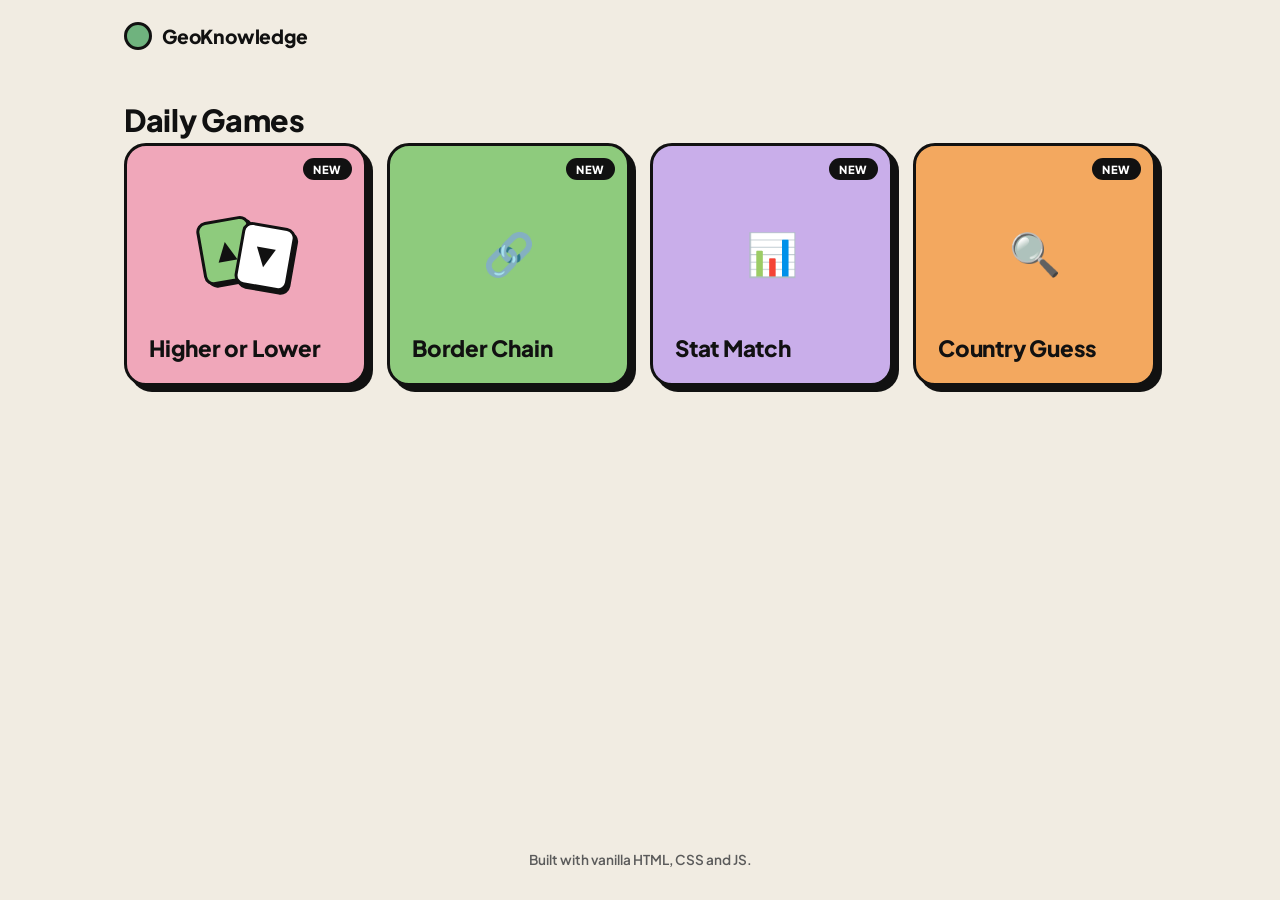
<file: index.html>
<!doctype html>
<html lang="en">
<head>
  <meta charset="utf-8" />
  <meta name="viewport" content="width=device-width, initial-scale=1" />
  <title>GeoKnowledge</title>
  <link rel="preconnect" href="https://fonts.googleapis.com" />
  <link rel="preconnect" href="https://fonts.gstatic.com" crossorigin />
  <link rel="stylesheet"
        href="https://fonts.googleapis.com/css2?family=Plus+Jakarta+Sans:wght@600;700;800&display=swap" />
  <link rel="stylesheet" href="styles.css" />
  <link rel="stylesheet" href="home.css" />
</head>
<body>
  <header class="topbar">
    <h1>
      <a class="brand" href="./">
        <span class="brand__dot" aria-hidden="true"></span>
        GeoKnowledge
      </a>
    </h1>
  </header>

  <main>
    <section>
      <h2 class="section-title">Daily Games</h2>
      <nav class="tile-grid" aria-label="Games">
        <a class="tile tile--pink" href="higher-lower/">
          <span class="tile__badge">NEW</span>
          <span class="tile__art" aria-hidden="true">
            <span class="tile__art-card tile__art-card--up">▲</span>
            <span class="tile__art-card tile__art-card--down">▼</span>
          </span>
          <span class="tile__title">Higher or Lower</span>
        </a>

        <a class="tile tile--green" href="border-chain/">
          <span class="tile__badge">NEW</span>
          <span class="tile__art" aria-hidden="true">🔗</span>
          <span class="tile__title">Border Chain</span>
        </a>

        <a class="tile tile--purple" href="stat-match/">
          <span class="tile__badge">NEW</span>
          <span class="tile__art" aria-hidden="true">📊</span>
          <span class="tile__title">Stat Match</span>
        </a>

        <a class="tile tile--orange" href="country-guess/">
          <span class="tile__badge">NEW</span>
          <span class="tile__art" aria-hidden="true">🔍</span>
          <span class="tile__title">Country Guess</span>
        </a>
      </nav>
    </section>
  </main>

  <footer>
    <p>Built with vanilla HTML, CSS and JS.</p>
  </footer>
</body>
</html>
</file>
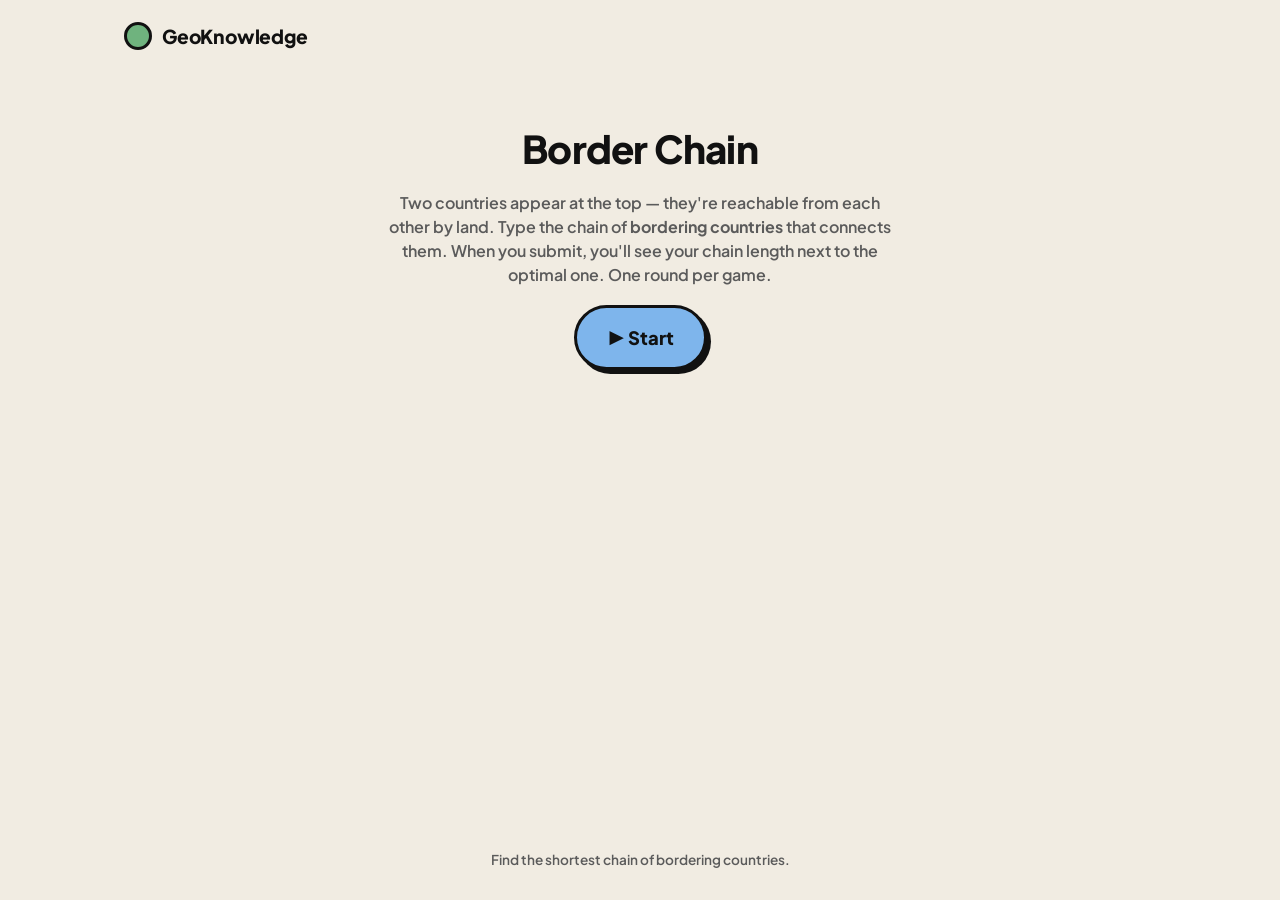
<file: border-chain/index.html>
<!doctype html>
<html lang="en">
<head>
  <meta charset="utf-8" />
  <meta name="viewport" content="width=device-width, initial-scale=1" />
  <title>Border Chain — GeoKnowledge</title>
  <link rel="preconnect" href="https://fonts.googleapis.com" />
  <link rel="preconnect" href="https://fonts.gstatic.com" crossorigin />
  <link rel="stylesheet"
        href="https://fonts.googleapis.com/css2?family=Plus+Jakarta+Sans:wght@600;700;800&display=swap" />
  <link rel="stylesheet" href="../styles.css" />
  <link rel="stylesheet" href="style.css" />
</head>
<body>
  <header class="topbar">
    <h1>
      <a class="brand" href="../">
        <span class="brand__dot" aria-hidden="true"></span>
        GeoKnowledge
      </a>
    </h1>
  </header>

  <main>
    <!-- START SCREEN -->
    <section id="start-screen" class="screen">
      <h2 class="screen__title">Border Chain</h2>
      <p class="screen__lead">
        Two countries appear at the top — they're reachable from each other by land.
        Type the chain of <strong>bordering countries</strong> that connects them.
        When you submit, you'll see your chain length next to the optimal one.
        One round per game.
      </p>
      <button type="button" id="start-btn" class="btn btn--blue btn--xl">▶ Start</button>
      <p id="loading" class="loading">Loading countries…</p>
    </section>

    <!-- GAME BOARD -->
    <section id="board" class="board hidden" aria-live="polite">
      <div class="endpoints">
        <article class="endpoint" id="start-endpoint">
          <img class="flag" id="start-flag" alt="" />
          <h2 class="endpoint__name" id="start-name"></h2>
        </article>
        <span class="endpoints__arrow" aria-hidden="true">→</span>
        <article class="endpoint" id="end-endpoint">
          <img class="flag" id="end-flag" alt="" />
          <h2 class="endpoint__name" id="end-name"></h2>
        </article>
      </div>

      <div class="chain-section">
        <p class="chain-label">Chain so far</p>
        <ol class="chain" id="chain" aria-label="Country chain"></ol>
      </div>

      <form id="add-form" class="add-form" autocomplete="off" novalidate>
        <input id="country-input"
               type="text"
               list="country-options"
               placeholder="Type a country…"
               autocapitalize="words"
               spellcheck="false"
               aria-label="Country to add" />
        <datalist id="country-options"></datalist>
        <button type="submit" class="btn btn--blue">Add</button>
      </form>
      <p id="add-msg" class="add-msg" aria-live="polite"></p>

      <div class="action-buttons">
        <button type="button" id="submit-btn" class="btn btn--good">✓ Submit</button>
        <button type="button" id="giveup-btn" class="btn btn--soft">⨯ Give up</button>
      </div>
    </section>

    <!-- END SCREEN -->
    <section id="end-screen" class="screen hidden">
      <h2 id="end-title" class="screen__title">Done</h2>
      <p class="screen__lead" id="end-summary"></p>
      <p class="screen__lead" id="end-best"></p>
      <button type="button" id="play-again" class="btn btn--blue btn--xl">↻ Play again</button>
      <a class="btn btn--soft" href="../">⌂ Home</a>
    </section>
  </main>

  <footer>
    <p>Find the shortest chain of bordering countries.</p>
  </footer>

  <script src="app.js"></script>
</body>
</html>
</file>
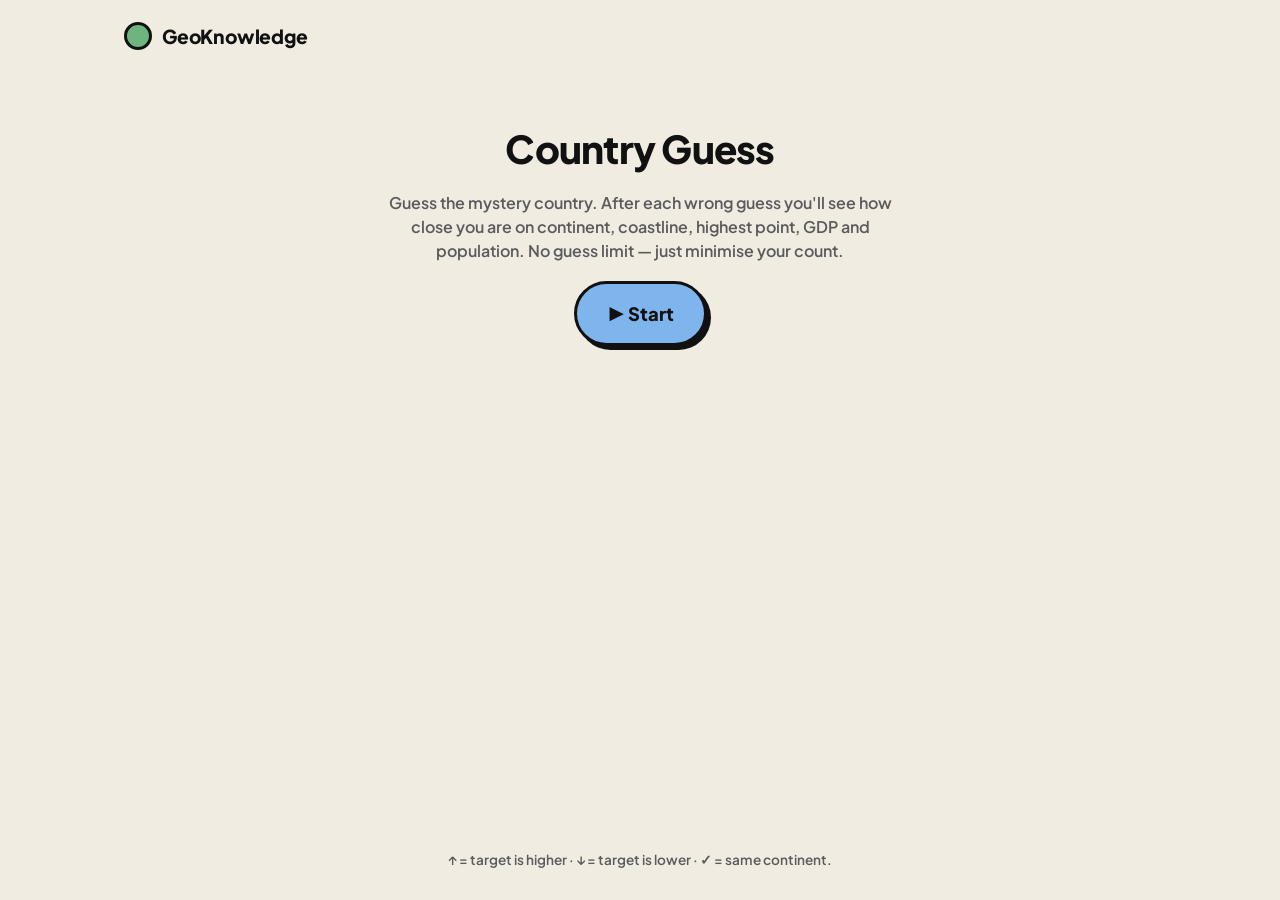
<file: country-guess/index.html>
<!doctype html>
<html lang="en">
<head>
  <meta charset="utf-8" />
  <meta name="viewport" content="width=device-width, initial-scale=1" />
  <title>Country Guess — GeoKnowledge</title>
  <link rel="preconnect" href="https://fonts.googleapis.com" />
  <link rel="preconnect" href="https://fonts.gstatic.com" crossorigin />
  <link rel="stylesheet"
        href="https://fonts.googleapis.com/css2?family=Plus+Jakarta+Sans:wght@600;700;800&display=swap" />
  <link rel="stylesheet" href="../styles.css" />
  <link rel="stylesheet" href="style.css" />
</head>
<body>
  <header class="topbar">
    <h1>
      <a class="brand" href="../">
        <span class="brand__dot" aria-hidden="true"></span>
        GeoKnowledge
      </a>
    </h1>
  </header>

  <main>
    <!-- START SCREEN -->
    <section id="start-screen" class="screen">
      <h2 class="screen__title">Country Guess</h2>
      <p class="screen__lead">
        Guess the mystery country. After each wrong guess you'll see how close you
        are on continent, coastline, highest point, GDP and population. No guess
        limit — just minimise your count.
      </p>
      <button type="button" id="start-btn" class="btn btn--blue btn--xl">▶ Start</button>
      <p id="loading" class="loading">Loading countries…</p>
    </section>

    <!-- GAME BOARD -->
    <section id="board" class="board hidden" aria-label="Game board">
      <div class="board__topbar">
        <span class="pill">Guesses <strong id="guess-count">0</strong></span>
      </div>

      <form id="add-form" class="add-form" autocomplete="off" novalidate>
        <input id="country-input"
               type="text"
               list="country-options"
               placeholder="Type a country…"
               autocapitalize="words"
               spellcheck="false"
               aria-label="Guess" />
        <datalist id="country-options"></datalist>
        <button type="submit" class="btn btn--blue">Guess</button>
      </form>
      <p id="add-msg" class="add-msg" aria-live="polite"></p>

      <div class="legend" aria-hidden="true">
        <span class="legend__item">🌍 Continent</span>
        <span class="legend__item">🌊 Coastline</span>
        <span class="legend__item">⛰️ Highest pt</span>
        <span class="legend__item">💵 GDP</span>
        <span class="legend__item">👥 Pop.</span>
      </div>

      <ol id="guess-list" class="guess-list" aria-label="Guess history"></ol>
    </section>

    <!-- END SCREEN -->
    <section id="end-screen" class="screen hidden">
      <h2 id="end-title" class="screen__title">🏆 Got it!</h2>
      <p class="screen__lead" id="end-summary"></p>

      <div class="reveal" id="reveal" aria-label="Country reveal"></div>

      <p class="end-history-label">Your guesses</p>
      <ol class="guess-list" id="end-guess-list"></ol>

      <div class="end-buttons">
        <button type="button" id="play-again" class="btn btn--blue btn--xl">↻ Play again</button>
        <a class="btn btn--soft" href="../">⌂ Home</a>
      </div>
    </section>
  </main>

  <footer>
    <p>↑ = target is higher · ↓ = target is lower · ✓ = same continent.</p>
  </footer>

  <script src="app.js"></script>
</body>
</html>
</file>
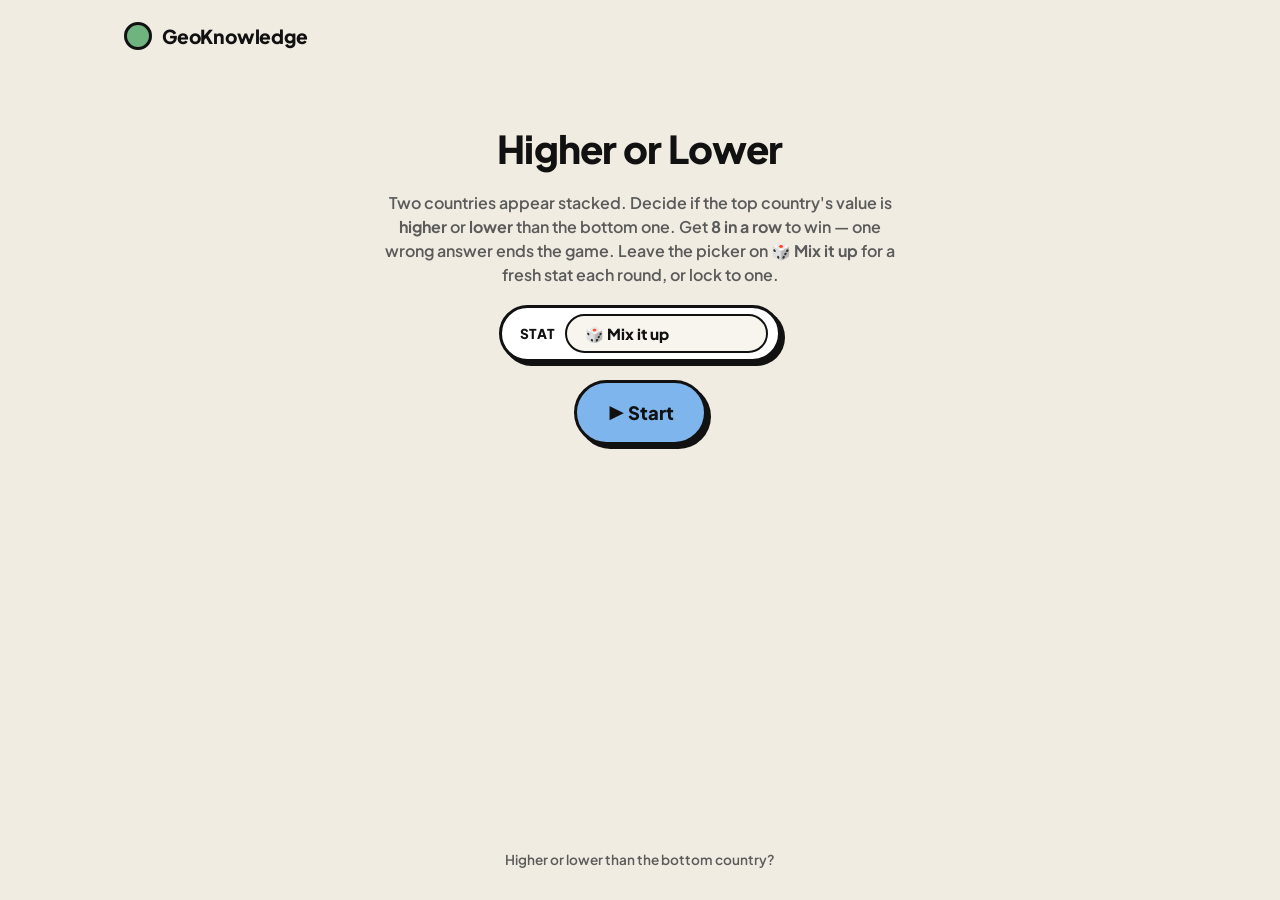
<file: higher-lower/index.html>
<!doctype html>
<html lang="en">
<head>
  <meta charset="utf-8" />
  <meta name="viewport" content="width=device-width, initial-scale=1" />
  <title>Higher or Lower — GeoKnowledge</title>
  <link rel="preconnect" href="https://fonts.googleapis.com" />
  <link rel="preconnect" href="https://fonts.gstatic.com" crossorigin />
  <link rel="stylesheet"
        href="https://fonts.googleapis.com/css2?family=Plus+Jakarta+Sans:wght@600;700;800&display=swap" />
  <link rel="stylesheet" href="../styles.css" />
  <link rel="stylesheet" href="style.css" />
</head>
<body>
  <header class="topbar">
    <h1>
      <a class="brand" href="../">
        <span class="brand__dot" aria-hidden="true"></span>
        GeoKnowledge
      </a>
    </h1>
  </header>

  <main>
    <!-- START SCREEN -->
    <section id="start-screen" class="screen">
      <h2 class="screen__title">Higher or Lower</h2>
      <p class="screen__lead">
        Two countries appear stacked. Decide if the top country's value is
        <strong>higher</strong> or <strong>lower</strong> than the bottom one. Get
        <strong>8 in a row</strong> to win — one wrong answer ends the game.
        Leave the picker on <strong>🎲 Mix it up</strong> for a fresh stat each round, or lock to one.
      </p>

      <div class="stat-picker">
        <label for="stat">Stat</label>
        <select id="stat">
          <option value="__random__" selected>🎲 Mix it up</option>
          <option value="passport_rank">🛂 Passport Power</option>
          <option value="gdp_per_capita_usd">💵 GDP per Capita</option>
          <option value="coastline_km">🌊 Coastline</option>
          <option value="population">👥 Population</option>
          <option value="area_km2">🗺️ Area</option>
          <option value="life_expectancy_years">❤️ Life Expectancy</option>
          <option value="median_age_years">🎂 Median Age</option>
          <option value="population_growth_pct">📈 Population Growth</option>
          <option value="obesity_pct">🍔 Obesity Rate</option>
          <option value="alcohol_l_per_year">🍺 Alcohol per Capita</option>
          <option value="unemployment_pct">💼 Unemployment</option>
          <option value="highest_point_m">⛰️ Highest Point</option>
          <option value="internet_users_pct">🌐 Internet Users</option>
        </select>
      </div>

      <button type="button" id="start-btn" class="btn btn--blue btn--xl">▶ Start</button>
      <p id="loading" class="loading">Loading countries…</p>
    </section>

    <!-- GAME BOARD -->
    <section id="board" class="board hidden" aria-live="polite">
      <div class="board__topbar">
        <span class="pill"><strong id="round">1</strong> / <strong id="total-rounds">8</strong></span>
        <span class="pill" id="stat-label">📊 Stat</span>
      </div>

      <article class="country" id="bottom-country">
        <img class="flag" id="bottom-flag" alt="" />
        <h2 class="country__name" id="bottom-name"></h2>
        <p class="country__value" id="bottom-value"></p>
      </article>

      <div class="vs"><span>v s</span></div>

      <article class="country" id="top-country">
        <img class="flag" id="top-flag" alt="" />
        <h2 class="country__name" id="top-name"></h2>
        <p class="country__value country__value--hidden" id="top-value">•••</p>
      </article>
      

      <div class="choice-buttons" id="choice-buttons">
        <button type="button" class="btn btn--good" data-choice="higher">▲ Higher</button>
        <button type="button" class="btn btn--bad"  data-choice="lower">▼ Lower</button>
      </div>
    </section>

    <!-- END SCREEN -->
    <section id="end-screen" class="screen hidden">
      <h2 id="end-title" class="screen__title">Game over</h2>
      <p class="screen__lead">
        Final score: <strong id="final-score">0</strong> / <span id="final-total">8</span>
      </p>
      <button type="button" id="play-again" class="btn btn--blue btn--xl">↻ Play again</button>
      <a class="btn btn--soft" href="../">⌂ Home</a>
    </section>
  </main>

  <footer>
    <p>Higher or lower than the bottom country?</p>
  </footer>

  <script src="app.js"></script>
</body>
</html>
</file>
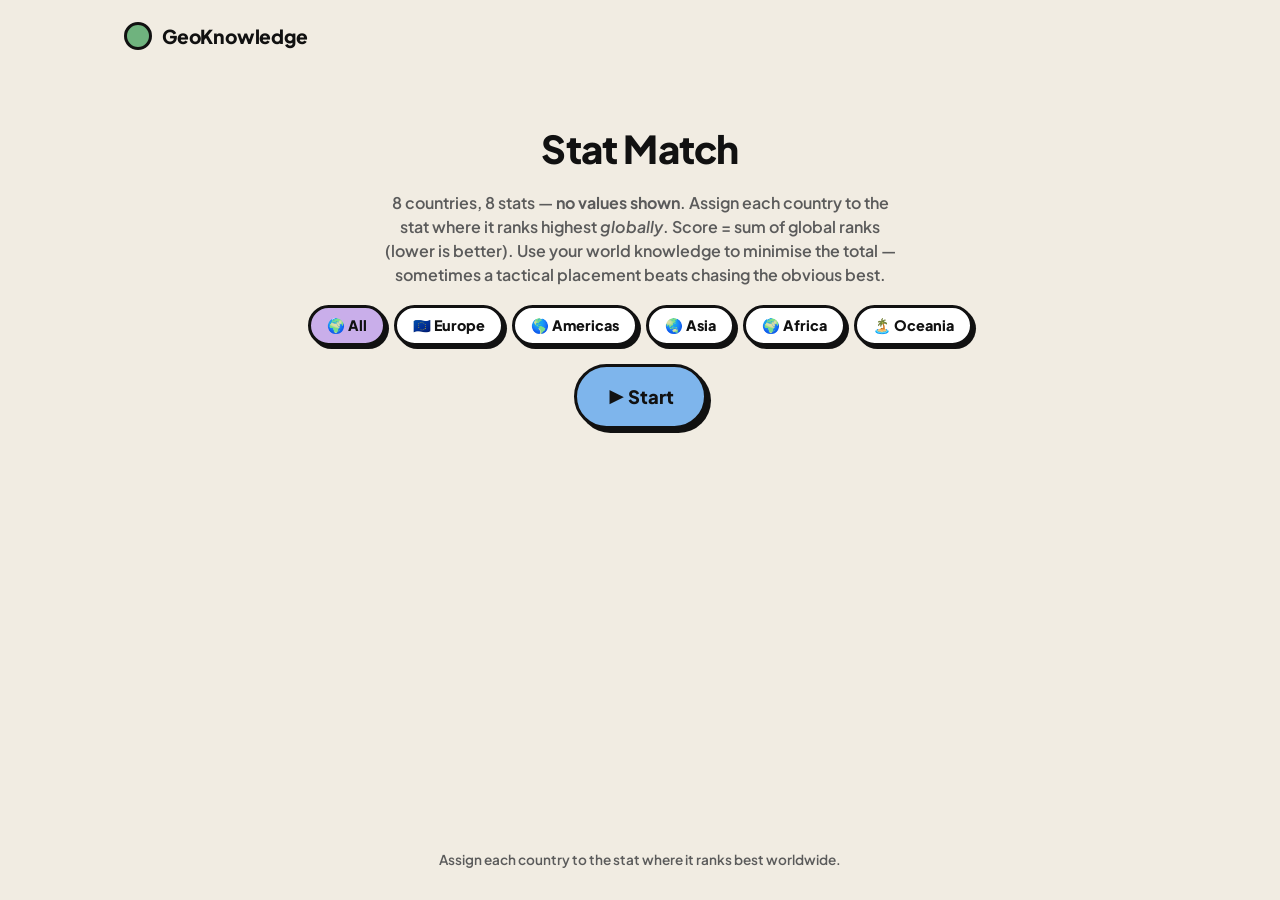
<file: stat-match/index.html>
<!doctype html>
<html lang="en">
<head>
  <meta charset="utf-8" />
  <meta name="viewport" content="width=device-width, initial-scale=1" />
  <title>Stat Match — GeoKnowledge</title>
  <link rel="preconnect" href="https://fonts.googleapis.com" />
  <link rel="preconnect" href="https://fonts.gstatic.com" crossorigin />
  <link rel="stylesheet"
        href="https://fonts.googleapis.com/css2?family=Plus+Jakarta+Sans:wght@600;700;800&display=swap" />
  <link rel="stylesheet" href="../styles.css" />
  <link rel="stylesheet" href="style.css" />
</head>
<body>
  <header class="topbar">
    <h1>
      <a class="brand" href="../">
        <span class="brand__dot" aria-hidden="true"></span>
        GeoKnowledge
      </a>
    </h1>
  </header>

  <main>
    <!-- START SCREEN -->
    <section id="start-screen" class="screen">
      <h2 class="screen__title">Stat Match</h2>
      <p class="screen__lead">
        8 countries, 8 stats — <strong>no values shown</strong>. Assign each country to the stat
        where it ranks highest <em>globally</em>. Score = sum of global ranks (lower is better).
        Use your world knowledge to minimise the total — sometimes a tactical placement beats
        chasing the obvious best.
      </p>
      <div class="region-picker" role="group" aria-label="Region">
        <button type="button" class="region-btn region-btn--active" data-region="all">🌍 All</button>
        <button type="button" class="region-btn" data-region="Europe">🇪🇺 Europe</button>
        <button type="button" class="region-btn" data-region="Americas">🌎 Americas</button>
        <button type="button" class="region-btn" data-region="Asia">🌏 Asia</button>
        <button type="button" class="region-btn" data-region="Africa">🌍 Africa</button>
        <button type="button" class="region-btn" data-region="Oceania">🏝️ Oceania</button>
      </div>
      <button type="button" id="start-btn" class="btn btn--blue btn--xl">▶ Start</button>
      <p id="loading" class="loading">Loading countries…</p>
    </section>

    <!-- GAME BOARD -->
    <section id="board" class="board hidden" aria-label="Game board">
      <div class="board__columns">

        <!-- Left: country cards -->
        <div class="board__left">
          <p class="col-label">Countries</p>
          <ul class="country-grid" id="country-grid" aria-label="Countries to assign"></ul>
        </div>

        <!-- Right: stat rows -->
        <div class="board__right">
          <p class="col-label">Stats</p>
          <ul class="stat-list" id="stat-list" aria-label="Stats"></ul>
        </div>

      </div>

      <div class="board__actions">
        <button type="button" id="submit-btn" class="btn btn--good" disabled>✓ Submit</button>
        <button type="button" id="reset-btn"  class="btn btn--soft">↺ Reset</button>
      </div>
    </section>

    <!-- END SCREEN -->
    <section id="end-screen" class="screen hidden">
      <h2 id="end-title" class="screen__title">Done</h2>
      <p class="screen__lead" id="end-score"></p>
      <div class="result-table-wrap">
        <table class="result-table" id="result-table">
          <thead>
            <tr>
              <th>Stat</th>
              <th>Your pick</th>
              <th>Rank</th>
              <th>Optimal pick</th>
              <th>Rank</th>
            </tr>
          </thead>
          <tbody id="result-body"></tbody>
          <tfoot id="result-foot"></tfoot>
        </table>
      </div>
      <div class="end-buttons">
        <button type="button" id="play-again" class="btn btn--blue btn--xl">↻ Play again</button>
        <a class="btn btn--soft" href="../">⌂ Home</a>
      </div>
    </section>
  </main>

  <footer>
    <p>Assign each country to the stat where it ranks best worldwide.</p>
  </footer>

  <script src="app.js"></script>
</body>
</html>
</file>
<file: styles.css>
/* Shared base — cream/black sticker style. Page-specific rules live in
   each page's own stylesheet (e.g. home.css, higher-lower/style.css). */

:root {
  --bg: #f1ece2;
  --ink: #111111;
  --ink-soft: #5b5b5b;
  --line: #111111;
  --white: #ffffff;
  --pale: #f8f5ee;

  /* Tile palette */
  --tile-pink:   #f0a7ba;
  --tile-orange: #f3a85f;
  --tile-green:  #8ecb7d;
  --tile-purple: #c9aeea;
  --tile-blue:   #7eb5ec;
  --tile-soft:   #e7dfd0;

  --radius-tile: 22px;
  --radius-pill: 999px;
  --radius-card: 18px;
  --border-w: 3px;

  --max-width: 1080px;
}

* { box-sizing: border-box; }

html, body {
  margin: 0;
  padding: 0;
  background: var(--bg);
  color: var(--ink);
  font-family: "Plus Jakarta Sans", -apple-system, BlinkMacSystemFont,
               "Segoe UI", Roboto, "Helvetica Neue", Arial, sans-serif;
  font-weight: 600;
  min-height: 100%;
  -webkit-font-smoothing: antialiased;
  text-rendering: optimizeLegibility;
}

body {
  display: flex;
  flex-direction: column;
  min-height: 100vh;
}

a { color: inherit; text-decoration: none; }
a:hover { text-decoration: underline; }

h1, h2, h3 { font-weight: 800; letter-spacing: -0.01em; }

/* Top bar */
.topbar {
  display: flex;
  align-items: center;
  justify-content: space-between;
  padding: 18px 20px;
  gap: 12px;
  max-width: var(--max-width);
  width: 100%;
  margin: 0 auto;
}
.topbar h1 {
  font-size: 1.2rem;
  margin: 0;
}
.topbar .brand {
  display: inline-flex;
  align-items: center;
  gap: 10px;
  color: var(--ink);
}
.brand__dot {
  display: inline-block;
  width: 28px; height: 28px;
  border-radius: 50%;
  background: #6fb37e;
  border: var(--border-w) solid var(--ink);
}

main {
  flex: 1;
  padding: 12px 20px 40px;
  display: flex;
  flex-direction: column;
  gap: 24px;
  max-width: var(--max-width);
  width: 100%;
  margin: 0 auto;
}

footer {
  padding: 18px;
  text-align: center;
  color: var(--ink-soft);
  font-size: 0.85rem;
  font-weight: 600;
}

/* Flat sticker-style buttons */
.btn {
  display: inline-flex;
  align-items: center;
  justify-content: center;
  gap: 8px;
  background: var(--white);
  color: var(--ink);
  border: var(--border-w) solid var(--ink);
  border-radius: var(--radius-pill);
  padding: 14px 22px;
  font-family: inherit;
  font-size: 1rem;
  font-weight: 800;
  cursor: pointer;
  min-height: 50px;
  text-align: center;
  text-decoration: none;
  transition: transform 0.08s ease, box-shadow 0.08s ease;
  box-shadow: 4px 4px 0 var(--ink);
}
.btn:hover { text-decoration: none; transform: translate(-1px, -1px); box-shadow: 5px 5px 0 var(--ink); }
.btn:active { transform: translate(2px, 2px); box-shadow: 1px 1px 0 var(--ink); }

.btn--good  { background: var(--tile-green); }
.btn--bad   { background: var(--tile-pink); }
.btn--blue  { background: var(--tile-blue); }
.btn--soft  { background: var(--pale); }

.btn--xl {
  font-size: 1.15rem;
  padding: 18px 30px;
  min-height: 60px;
}

/* Pill (read-only badge) */
.pill {
  display: inline-flex;
  align-items: center;
  gap: 8px;
  background: var(--pale);
  border: 2px solid var(--ink);
  color: var(--ink);
  padding: 6px 16px;
  border-radius: var(--radius-pill);
  font-size: 0.95rem;
  font-weight: 800;
}

.hidden { display: none !important; }

/* Section header like the inspiration: bold, large, no caps */
.section-title {
  font-size: 1.6rem;
  font-weight: 800;
  margin: 8px 0 4px;
  letter-spacing: -0.01em;
}

@media (min-width: 700px) {
  main { padding: 16px 24px 48px; gap: 32px; }
  .topbar { padding: 22px 24px; }
  .section-title { font-size: 1.9rem; }
}

/* Start / end screen layout — used by every game page */
.screen {
  text-align: center;
  display: flex;
  flex-direction: column;
  align-items: center;
  gap: 18px;
  padding: 32px 16px 16px;
}
.screen__title {
  margin: 0;
  font-size: 2rem;
  letter-spacing: -0.02em;
}
.screen__lead {
  margin: 0;
  color: var(--ink-soft);
  max-width: 520px;
  line-height: 1.5;
  font-weight: 600;
}
.screen__title.win  { color: #1a7a3e; }
.screen__title.lose { color: #b22a22; }

/* Country flag image — used by every game page */
.flag {
  width: 220px;
  max-width: 70%;
  height: auto;
  aspect-ratio: 3 / 2;
  object-fit: cover;
  border-radius: 4px;
  background: var(--pale);
  box-shadow: 0 2px 0 rgba(0,0,0,0.08);
}

.loading { color: var(--ink-soft); margin: 0; font-weight: 600; }

/* Typeahead input form — used by border-chain and country-guess */
.add-form {
  display: flex;
  gap: 10px;
  width: 100%;
  max-width: 460px;
  margin: 0 auto;
}
.add-form input {
  flex: 1;
  background: var(--white);
  color: var(--ink);
  border: var(--border-w) solid var(--ink);
  border-radius: var(--radius-pill);
  padding: 12px 18px;
  font-family: inherit;
  font-size: 1rem;
  font-weight: 700;
  min-height: 50px;
  box-shadow: 4px 4px 0 var(--ink);
}
.add-form input:focus {
  outline: none;
  transform: translate(-1px, -1px);
  box-shadow: 5px 5px 0 var(--ink);
}
.add-form input.shake { animation: shake 0.3s; }
@keyframes shake {
  0%, 100% { transform: translateX(0); }
  25% { transform: translateX(-6px); }
  75% { transform: translateX(6px); }
}

.add-msg {
  margin: 0;
  min-height: 1.2em;
  font-weight: 700;
  color: var(--ink-soft);
  text-align: center;
}
.add-msg.bad  { color: #b22a22; }
.add-msg.good { color: #1a7a3e; }

@media (min-width: 700px) {
  .flag { width: 260px; }
  .screen__title { font-size: 2.4rem; }
}
</file>
<file: home.css>
/* Home page only */

.tile-grid {
  display: grid;
  grid-template-columns: repeat(2, 1fr);
  gap: 16px;
}

.tile {
  position: relative;
  aspect-ratio: 1 / 1;
  background: var(--tile-soft);
  border: var(--border-w) solid var(--ink);
  border-radius: var(--radius-tile);
  padding: 18px;
  display: flex;
  flex-direction: column;
  justify-content: space-between;
  align-items: flex-start;
  color: var(--ink);
  text-decoration: none;
  cursor: pointer;
  transition: transform 0.08s ease, box-shadow 0.08s ease;
  box-shadow: 6px 6px 0 var(--ink);
  overflow: hidden;
}
.tile:hover {
  text-decoration: none;
  transform: translate(-2px, -2px);
  box-shadow: 8px 8px 0 var(--ink);
}
.tile:active {
  transform: translate(3px, 3px);
  box-shadow: 2px 2px 0 var(--ink);
}

.tile--pink   { background: var(--tile-pink); }
.tile--orange { background: var(--tile-orange); }
.tile--green  { background: var(--tile-green); }
.tile--purple { background: var(--tile-purple); }
.tile--blue   { background: var(--tile-blue); }

.tile__title {
  font-size: 1.25rem;
  font-weight: 800;
  letter-spacing: -0.01em;
  line-height: 1.1;
}
.tile__sub {
  font-size: 0.85rem;
  color: var(--ink);
  opacity: 0.7;
  font-weight: 700;
  margin-top: 4px;
}

.tile__art {
  font-size: 2.6rem;
  display: flex;
  align-items: center;
  justify-content: center;
  width: 100%;
  flex: 1;
}

/* Decorative card stack for Higher/Lower tile */
.tile__art-card {
  display: inline-flex;
  align-items: center;
  justify-content: center;
  width: 54px;
  height: 64px;
  background: var(--white);
  border: var(--border-w) solid var(--ink);
  border-radius: 10px;
  font-size: 1.6rem;
  font-weight: 800;
  box-shadow: 3px 3px 0 var(--ink);
}
.tile__art-card--up   { transform: rotate(-10deg) translateX(8px); background: var(--tile-green); }
.tile__art-card--down { transform: rotate(10deg) translateX(-8px); margin-top: 12px; background: var(--white); }

.tile__badge {
  position: absolute;
  top: 12px;
  right: 12px;
  background: var(--ink);
  color: var(--white);
  font-size: 0.7rem;
  font-weight: 800;
  letter-spacing: 0.06em;
  padding: 4px 10px;
  border-radius: var(--radius-pill);
}

.tile--soon {
  opacity: 0.55;
  cursor: not-allowed;
}
.tile--soon:hover {
  transform: none;
  box-shadow: 6px 6px 0 var(--ink);
}

@media (min-width: 700px) {
  .tile-grid { grid-template-columns: repeat(4, 1fr); gap: 20px; }
  .tile { padding: 22px; }
  .tile__title { font-size: 1.4rem; }
}
</file>
<file: border-chain/style.css>
/* Border Chain page only. Shared rules live in ../styles.css. */

.board {
  display: flex;
  flex-direction: column;
  align-items: center;
  gap: 18px;
  padding: 8px 0 24px;
}

/* Two endpoints (start + end) with an arrow between them */
.endpoints {
  display: flex;
  align-items: center;
  justify-content: center;
  gap: 16px;
  flex-wrap: wrap;
  width: 100%;
}
.endpoint {
  display: flex;
  flex-direction: column;
  align-items: center;
  gap: 6px;
  text-align: center;
  flex: 1 1 220px;
  max-width: 280px;
}
.endpoint .flag {
  width: 180px;
}
.endpoint__name {
  margin: 4px 0 0;
  font-size: 1.2rem;
  font-weight: 800;
  letter-spacing: -0.01em;
}
.endpoints__arrow {
  font-size: 2.4rem;
  font-weight: 800;
  color: var(--ink);
  line-height: 1;
  flex: 0 0 auto;
}

/* Chain list */
.chain-section {
  width: 100%;
  display: flex;
  flex-direction: column;
  align-items: center;
  gap: 8px;
}
.chain-label {
  margin: 0;
  font-size: 0.85rem;
  font-weight: 800;
  letter-spacing: 0.06em;
  text-transform: uppercase;
  color: var(--ink-soft);
}
.chain {
  list-style: none;
  margin: 0;
  padding: 0;
  display: flex;
  flex-wrap: wrap;
  justify-content: center;
  gap: 8px;
  min-height: 44px;
}
.chip {
  display: inline-flex;
  align-items: center;
  gap: 6px;
  background: var(--white);
  border: var(--border-w) solid var(--ink);
  border-radius: var(--radius-pill);
  padding: 6px 12px;
  font-weight: 800;
  font-size: 0.95rem;
  color: var(--ink);
  box-shadow: 3px 3px 0 var(--ink);
}
.chip--start  { background: var(--tile-blue); }
.chip--end    { background: var(--pale); border-style: dashed; opacity: 0.85; }
.chip--good   { background: var(--tile-green); }
.chip--bad    { background: var(--tile-pink); }
.chip__remove {
  appearance: none;
  background: transparent;
  border: none;
  font-family: inherit;
  font-weight: 900;
  font-size: 1rem;
  line-height: 1;
  cursor: pointer;
  color: var(--ink);
  padding: 0 2px;
}
.chip__remove:hover { transform: scale(1.15); }
.chain__sep {
  align-self: center;
  font-weight: 800;
  color: var(--ink-soft);
}

/* .add-form, .add-msg, @keyframes shake live in ../styles.css now (shared). */

/* Submit / give up row */
.action-buttons {
  display: flex;
  gap: 12px;
  width: 100%;
  max-width: 460px;
}
.action-buttons .btn { flex: 1; }

/* End screen tweaks */
#end-best { font-size: 0.95rem; }

@media (min-width: 700px) {
  .endpoint .flag { width: 220px; }
  .endpoint__name { font-size: 1.4rem; }
}
</file>
<file: country-guess/style.css>
/* Country Guess page only.
   Shared rules (.screen, .flag, .btn, .pill, .loading, .add-form, .add-msg) live in ../styles.css. */

.board {
  display: flex;
  flex-direction: column;
  align-items: center;
  gap: 14px;
  padding: 4px 0 24px;
}

/* Legend above the guess list */
.legend {
  display: flex;
  flex-wrap: wrap;
  justify-content: center;
  gap: 6px 14px;
  font-size: 0.75rem;
  font-weight: 700;
  color: var(--ink-soft);
  margin-top: 4px;
}
.legend__item {
  white-space: nowrap;
}

/* Guess history list */
.guess-list {
  list-style: none;
  margin: 0;
  padding: 0;
  width: 100%;
  max-width: 560px;
  display: flex;
  flex-direction: column;
  gap: 8px;
}

.guess-row {
  display: flex;
  flex-direction: column;
  align-items: stretch;
  gap: 8px;
  background: var(--white);
  border: var(--border-w) solid var(--ink);
  border-radius: var(--radius-card);
  padding: 10px 12px;
  box-shadow: 3px 3px 0 var(--ink);
}
.guess-row--win {
  background: var(--tile-green);
}

.guess-row__name {
  display: inline-flex;
  align-items: center;
  gap: 8px;
  font-weight: 800;
  font-size: 1rem;
  min-width: 0;
}
.guess-row__flag {
  width: 36px;
  height: auto;
  aspect-ratio: 3 / 2;
  object-fit: cover;
  border-radius: 3px;
  flex-shrink: 0;
}
.guess-row__name span {
  white-space: nowrap;
  overflow: hidden;
  text-overflow: ellipsis;
}

/* Feedback chips: wrap into a row, each shows guess-value + arrow */
.fb-chips {
  display: flex;
  flex-wrap: wrap;
  gap: 6px;
}
.fb-chip {
  display: inline-flex;
  align-items: center;
  gap: 5px;
  border: 2px solid var(--ink);
  border-radius: 999px;
  padding: 4px 10px;
  background: var(--pale);
  font-weight: 800;
  font-size: 0.82rem;
  white-space: nowrap;
  line-height: 1.1;
}
.fb-chip__icon { font-size: 0.9rem; }
.fb-chip__val  { font-weight: 700; }
.fb-chip__sig  { font-weight: 900; }
.fb-chip--match { background: var(--tile-green); }
.fb-chip--miss  { background: var(--tile-pink); }
.fb-chip--up    { background: #ffe9c2; }   /* warm hint, target higher */
.fb-chip--down  { background: #d9eeff; }   /* cool hint, target lower */
.fb-chip--equal { background: var(--tile-green); }

/* Reveal card on end screen */
.reveal {
  display: flex;
  flex-direction: column;
  align-items: center;
  gap: 10px;
  background: var(--white);
  border: var(--border-w) solid var(--ink);
  border-radius: var(--radius-card);
  padding: 18px 16px;
  box-shadow: 5px 5px 0 var(--ink);
  width: 100%;
  max-width: 460px;
}
.reveal__name {
  margin: 0;
  font-size: 1.6rem;
  font-weight: 800;
  letter-spacing: -0.01em;
}
.reveal__stats {
  list-style: none;
  margin: 6px 0 0;
  padding: 0;
  width: 100%;
  display: grid;
  grid-template-columns: 1fr 1fr;
  gap: 6px 14px;
  font-size: 0.85rem;
  font-weight: 700;
}
.reveal__stats li {
  display: flex;
  justify-content: space-between;
  gap: 8px;
  padding: 4px 0;
  border-bottom: 1px solid var(--pale);
}
.reveal__stats li > span:first-child { color: var(--ink-soft); }
.reveal__stats li > span:last-child  { color: var(--ink); white-space: nowrap; }

.end-history-label {
  margin: 12px 0 0;
  font-size: 0.8rem;
  font-weight: 800;
  text-transform: uppercase;
  letter-spacing: 0.05em;
  color: var(--ink-soft);
}

.end-buttons {
  display: flex;
  gap: 12px;
  flex-wrap: wrap;
  justify-content: center;
}

@media (max-width: 480px) {
  .fb-chip { font-size: 0.74rem; padding: 3px 8px; }
  .reveal__stats { grid-template-columns: 1fr; }
  .guess-row__name { font-size: 0.92rem; }
}
</file>
<file: higher-lower/style.css>
/* Higher-or-Lower page only.
   Shared rules (.screen, .flag, .loading, .screen__title.win/.lose) live in ../styles.css. */

/* Stat picker */
.stat-picker {
  display: flex;
  align-items: center;
  gap: 10px;
  background: var(--white);
  border: var(--border-w) solid var(--ink);
  border-radius: var(--radius-pill);
  padding: 6px 10px 6px 18px;
  box-shadow: 4px 4px 0 var(--ink);
}
.stat-picker label {
  font-weight: 800;
  font-size: 0.85rem;
  letter-spacing: 0.05em;
  text-transform: uppercase;
  color: var(--ink);
}
.stat-picker select {
  appearance: none;
  -webkit-appearance: none;
  background: var(--pale);
  color: var(--ink);
  border: 2px solid var(--ink);
  border-radius: var(--radius-pill);
  padding: 8px 18px;
  font-family: inherit;
  font-size: 0.95rem;
  font-weight: 800;
  cursor: pointer;
}

/* Board */
.board {
  display: flex;
  flex-direction: column;
  align-items: center;
  gap: 14px;
  padding: 8px 0;
}

.board__topbar {
  display: flex;
  justify-content: center;
  gap: 12px;
  flex-wrap: wrap;
  margin-bottom: 6px;
}

.country {
  display: flex;
  flex-direction: column;
  align-items: center;
  gap: 6px;
  padding: 4px 0;
  width: 100%;
  text-align: center;
}

.country__name {
  margin: 8px 0 0;
  font-size: 1.6rem;
  font-weight: 800;
  letter-spacing: -0.01em;
}
.country__value {
  margin: 0;
  font-size: 2rem;
  font-weight: 800;
  letter-spacing: -0.02em;
}
.country__value--hidden {
  color: transparent;
  background: linear-gradient(90deg, #d9d3c5, #efe8d8, #d9d3c5);
  background-size: 200% 100%;
  animation: shimmer 1.6s infinite linear;
  border-radius: 8px;
  padding: 2px 14px;
}
@keyframes shimmer {
  0%   { background-position: 0% 50%; }
  100% { background-position: 200% 50%; }
}

/* "v s" divider */
.vs {
  display: flex;
  align-items: center;
  gap: 12px;
  width: 100%;
  max-width: 420px;
  color: var(--ink-soft);
  font-weight: 800;
  letter-spacing: 0.4em;
  font-size: 0.9rem;
  margin: 4px 0;
}
.vs::before, .vs::after {
  content: "";
  flex: 1;
  height: 2px;
  background: var(--ink);
  opacity: 0.18;
}

/* Country result outline */
.country.correct .flag {
  outline: var(--border-w) solid #1a7a3e;
  outline-offset: 4px;
  border-radius: 4px;
}
.country.wrong .flag {
  outline: var(--border-w) solid #b22a22;
  outline-offset: 4px;
  border-radius: 4px;
}

/* Choice buttons */
.choice-buttons {
  display: flex;
  gap: 12px;
  width: 100%;
  max-width: 420px;
  margin-top: 6px;
}
.choice-buttons .btn { flex: 1; }

@media (min-width: 700px) {
  .country__name { font-size: 1.9rem; }
  .country__value { font-size: 2.4rem; }
}
</file>
<file: stat-match/style.css>
/* Stat Match page only.
   Shared rules (.screen, .flag, .btn, .pill, .loading) live in ../styles.css. */

/* ── Region picker (start screen) ───────────────────────────────── */

.region-picker {
  display: flex;
  flex-wrap: wrap;
  gap: 8px;
  justify-content: center;
}

.region-btn {
  background: var(--white);
  color: var(--ink);
  border: var(--border-w) solid var(--ink);
  border-radius: var(--radius-pill);
  padding: 8px 16px;
  font-family: inherit;
  font-size: 0.9rem;
  font-weight: 800;
  cursor: pointer;
  box-shadow: 3px 3px 0 var(--ink);
  transition: transform 0.08s, box-shadow 0.08s;
}
.region-btn:hover {
  transform: translate(-1px, -1px);
  box-shadow: 4px 4px 0 var(--ink);
}
.region-btn:active {
  transform: translate(1px, 1px);
  box-shadow: 1px 1px 0 var(--ink);
}
.region-btn--active {
  background: var(--tile-purple);
}

/* ── Board layout ────────────────────────────────────────────────── */

.board {
  display: flex;
  flex-direction: column;
  gap: 20px;
}

.board__columns {
  display: flex;
  flex-direction: column;
  gap: 20px;
}

.board__actions {
  display: flex;
  gap: 12px;
  justify-content: center;
}
.board__actions .btn { min-width: 140px; }

.col-label {
  margin: 0 0 8px;
  font-size: 0.8rem;
  font-weight: 800;
  text-transform: uppercase;
  letter-spacing: 0.06em;
  color: var(--ink-soft);
}

/* ── Country cards ───────────────────────────────────────────────── */

.country-grid {
  list-style: none;
  margin: 0;
  padding: 0;
  display: grid;
  grid-template-columns: repeat(2, 1fr);
  gap: 10px;
}

.country-card {
  position: relative;
  display: flex;
  flex-direction: column;
  align-items: center;
  gap: 6px;
  background: var(--white);
  border: var(--border-w) solid var(--ink);
  border-radius: var(--radius-card);
  padding: 10px 6px;
  cursor: pointer;
  text-align: center;
  font-size: 0.8rem;
  font-weight: 800;
  transition: transform 0.08s, box-shadow 0.08s;
  box-shadow: 3px 3px 0 var(--ink);
  user-select: none;
}
.country-card:hover {
  transform: translate(-1px, -1px);
  box-shadow: 4px 4px 0 var(--ink);
}
.country-card:active {
  transform: translate(1px, 1px);
  box-shadow: 1px 1px 0 var(--ink);
}
.country-card .flag {
  width: 100%;
  max-width: 160px;
  box-shadow: none;
}
.country-card__name {
  line-height: 1.2;
  word-break: break-word;
  hyphens: auto;
}
.country-card__tag {
  font-size: 0.65rem;
  color: var(--ink-soft);
  font-weight: 700;
}

/* Selected */
.country-card--selected {
  border-color: var(--tile-blue);
  box-shadow: 3px 3px 0 var(--tile-blue);
  background: #dceeff;
}

/* Assigned */
.country-card--assigned {
  opacity: 0.5;
  cursor: default;
}
.country-card--assigned:hover {
  transform: none;
  box-shadow: 3px 3px 0 var(--ink);
}

/* ── Stat rows ───────────────────────────────────────────────────── */

.stat-list {
  list-style: none;
  margin: 0;
  padding: 0;
  display: flex;
  flex-direction: column;
  gap: 8px;
}

.stat-row {
  display: flex;
  align-items: center;
  gap: 10px;
  background: var(--white);
  border: var(--border-w) solid var(--ink);
  border-radius: var(--radius-card);
  padding: 8px 12px;
  cursor: pointer;
  transition: border-color 0.1s, background 0.1s;
  box-shadow: 3px 3px 0 var(--ink);
  min-height: 56px;
}
.stat-row:hover { background: var(--pale); }

/* Pulsing highlight when a country is selected — invites the player to click */
.stat-row--highlighted {
  border-color: var(--tile-blue);
  box-shadow: 3px 3px 0 var(--tile-blue);
  animation: pulse-border 1s ease-in-out infinite;
}
@keyframes pulse-border {
  0%, 100% { border-color: var(--tile-blue); }
  50%       { border-color: var(--tile-purple); }
}

.stat-row__label {
  flex: 1 1 0;
  font-weight: 800;
  font-size: 0.9rem;
}

.stat-slot {
  display: flex;
  align-items: center;
  gap: 6px;
  min-width: 90px;
  justify-content: flex-end;
  font-size: 0.8rem;
  font-weight: 700;
  color: var(--ink-soft);
}
.stat-slot__flag {
  width: 36px;
  height: auto;
  aspect-ratio: 3 / 2;
  object-fit: cover;
  border-radius: 2px;
}
.stat-slot__name {
  color: var(--ink);
  font-weight: 800;
  font-size: 0.8rem;
  line-height: 1.2;
}
.stat-slot__remove {
  appearance: none;
  background: transparent;
  border: none;
  font-weight: 900;
  font-size: 1rem;
  cursor: pointer;
  color: var(--ink-soft);
  padding: 0 2px;
  line-height: 1;
}
.stat-slot__remove:hover { color: var(--ink); transform: scale(1.2); }

/* ── Result table ────────────────────────────────────────────────── */

.result-table-wrap {
  width: 100%;
  overflow-x: auto;
}

.result-table {
  width: 100%;
  border-collapse: collapse;
  font-size: 0.85rem;
  font-weight: 700;
}
.result-table th {
  text-transform: uppercase;
  letter-spacing: 0.05em;
  font-size: 0.75rem;
  font-weight: 800;
  color: var(--ink-soft);
  border-bottom: var(--border-w) solid var(--ink);
  padding: 6px 8px;
  text-align: left;
  white-space: nowrap;
}
.result-table td {
  padding: 8px 8px;
  border-bottom: 1px solid var(--pale);
  vertical-align: middle;
}
.result-table tfoot td {
  border-top: var(--border-w) solid var(--ink);
  border-bottom: none;
  font-weight: 800;
  padding-top: 10px;
}

.rt-flag {
  width: 30px;
  height: auto;
  aspect-ratio: 3 / 2;
  object-fit: cover;
  border-radius: 2px;
  vertical-align: middle;
  margin-right: 4px;
}
.rt-country { white-space: nowrap; }
.rt-pick {
  display: inline-flex;
  align-items: center;
  gap: 6px;
  white-space: nowrap;
}
.rt-val {
  color: var(--ink-soft);
  font-weight: 600;
}
.rt-rank {
  text-align: center;
  white-space: nowrap;
}
.rt-rank--match { color: #1a7a3e; }
.rt-rank--close { color: #b07800; }
.rt-rank--miss  { color: #b22a22; }

.rt-your { background: #fafef7; }
.rt-opt  { background: #f5fbff; }

.end-buttons {
  display: flex;
  gap: 12px;
  flex-wrap: wrap;
  justify-content: center;
}

/* ── Responsive ──────────────────────────────────────────────────── */

@media (min-width: 700px) {
  .board__columns {
    flex-direction: row;
    align-items: stretch;
    gap: 24px;
  }
  .board__left {
    flex: 1 1 0;
    min-width: 0;
    display: flex;
    flex-direction: column;
  }
  .board__right { flex: 1 1 0; min-width: 0; }

  /* Grid fills the full height of the left column, rows divide evenly */
  .country-grid {
    flex: 1;
    grid-template-columns: repeat(2, 1fr);
    grid-template-rows: repeat(4, 1fr);
    gap: 10px;
  }
  .country-card {
    height: 100%;
    font-size: 0.8rem;
    justify-content: center;
  }
  /* Flag height drives card height — cap it so 4 rows match the stat list */
  .country-card .flag {
    width: 100%;
    max-width: 100%;
    max-height: 72px;
    object-fit: contain;
  }

  .stat-row__label { font-size: 0.95rem; }
}

@media (max-width: 699px) {
  .country-grid { grid-template-columns: repeat(4, 1fr); }
  .country-card { font-size: 0.7rem; padding: 6px 4px; }
  .country-card .flag { max-height: 50px; object-fit: contain; }
  .stat-slot__name { display: none; }
}
</file>
